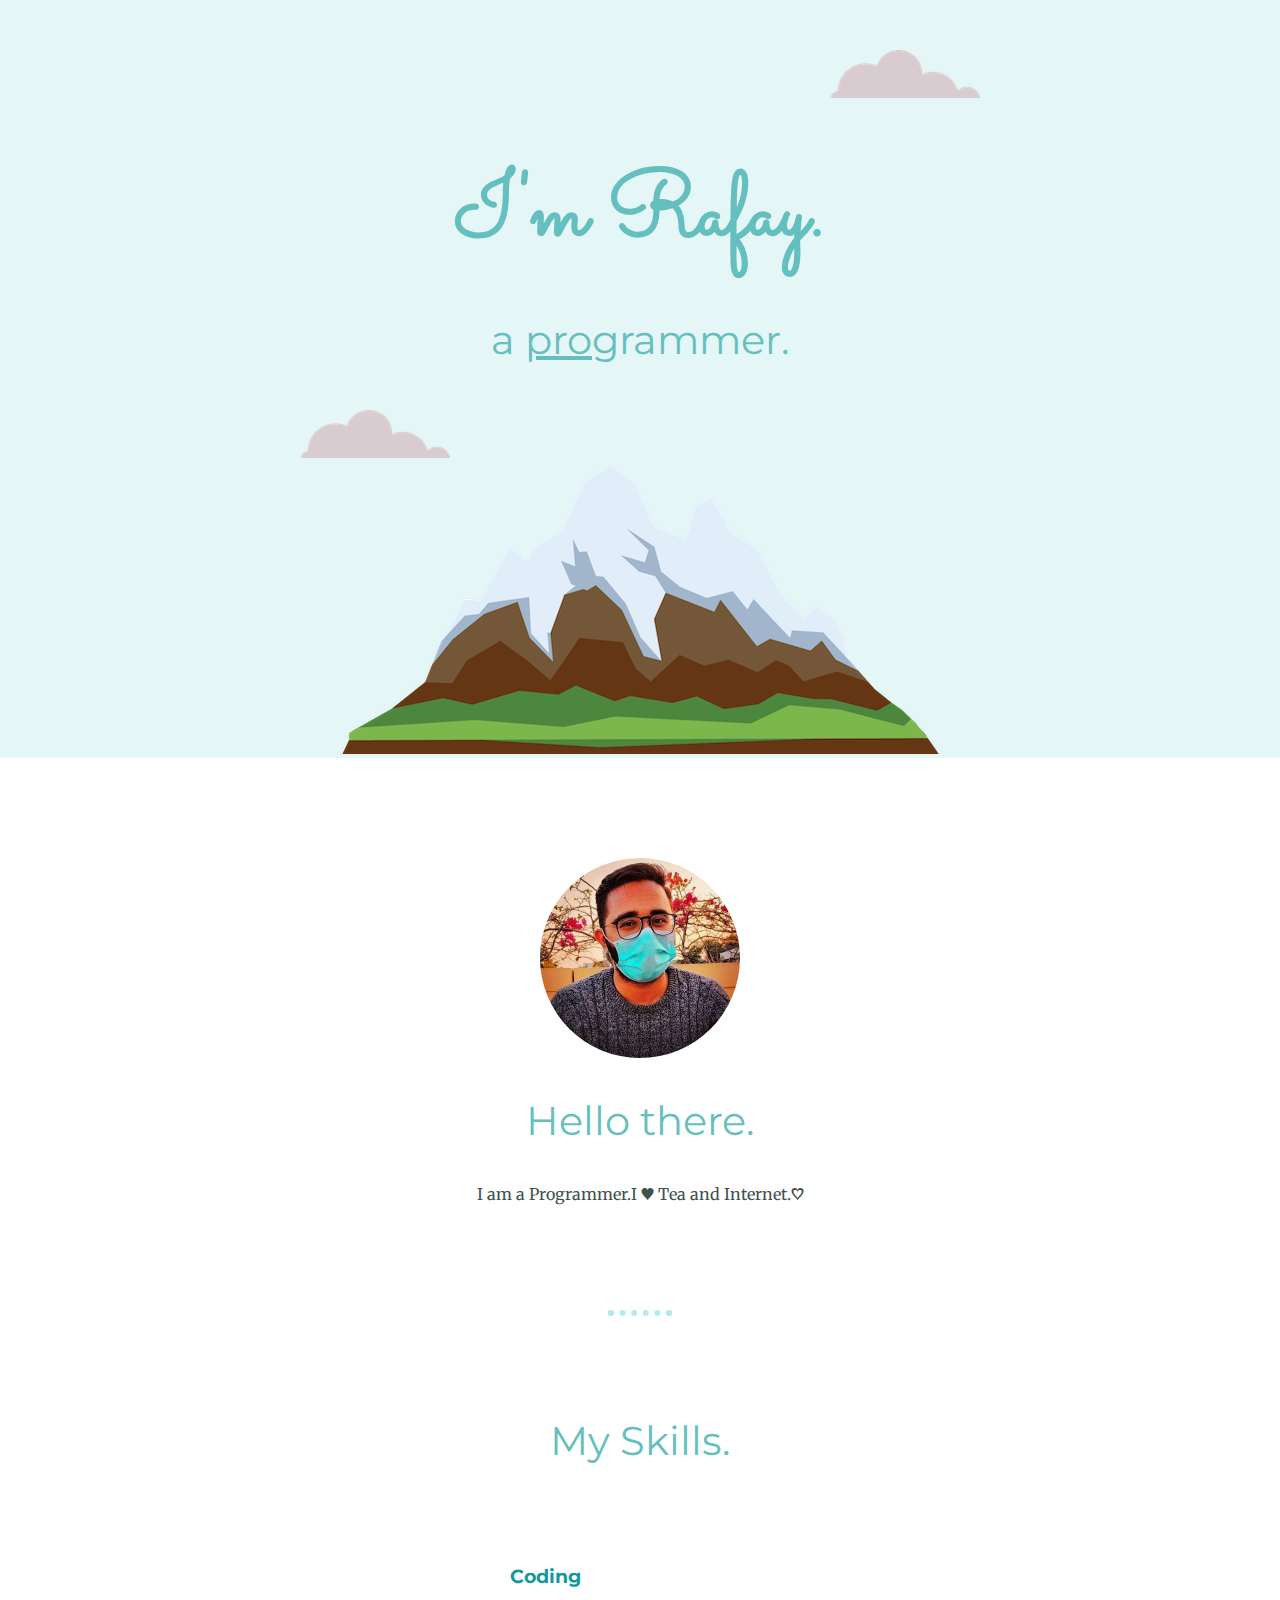
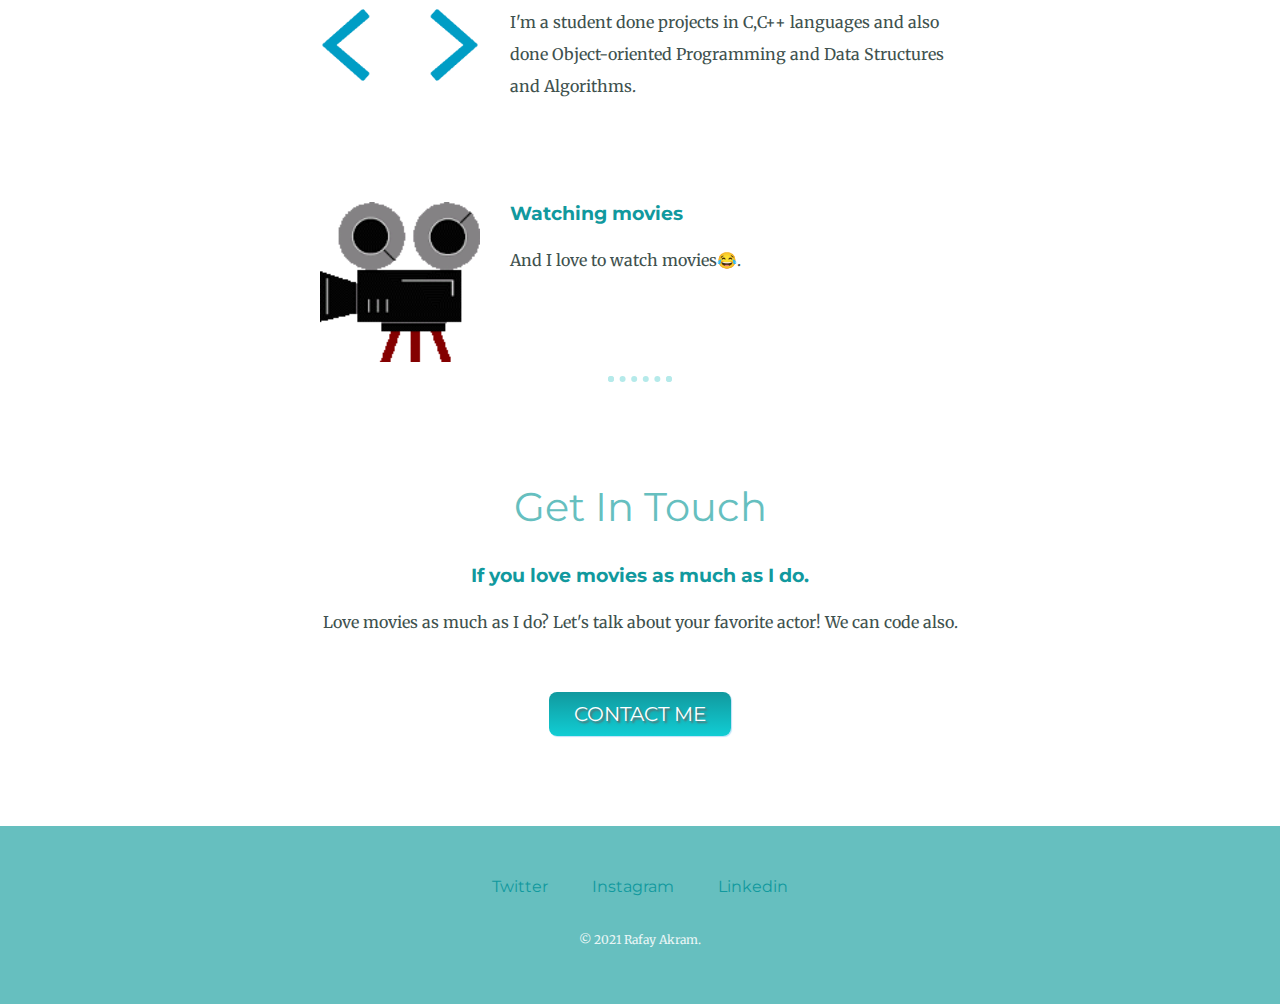
<file: index.html>
<!DOCTYPE html>
  <html lang="en" dir="ltr">
    <head>

      <meta charset="utf-8">
      <title>Rafay Akram</title>
      <link rel="stylesheet" href="css/styles.css">
      <link rel="icon" href="favicon.ico">
      <link href="https://fonts.googleapis.com/css2?family=Merriweather:ital@1&family=Montserrat&family=Sacramento&display=swap" rel="stylesheet">
    </head>
    <body>
      <div class="top-container">
          <img class="top-cloud" src="images/cloud.png" alt="cloud-img">
          <h1>I'm Rafay.</h1>
          <h2>a <span class="pro">pro</span>grammer.</h2>
          <img class="bottom-cloud" src="images/cloud.png" alt="cloud-img">
          <img src="images/mountain.png" alt="mountain-img">
      </div>

        <div class="middle-container">
          <div class="profile">
            <img  class="profilePicture" src="images/rafay.png" alt="Rafay Profile Picture">
            <h2>Hello there.</h2>
            <p>I am a Programmer.I ♥ Tea and Internet.♡</p>
          </div>
          <hr>
          <div class="skills">
            <h2>My Skills.</h2>
            <div class="skill-row">
              <img class="coding-img" src="images/giphy.gif" alt="coding picture">
              <h3>Coding</h3>
              <p>I'm a student done projects in C,C++ languages and also done Object-oriented Programming and Data Structures and Algorithms.</p>
            </div>
            <div class="skill-row">
              <img class="movie-img" src="images/movies.gif" alt="movies">
              <h3>Watching movies</h3>
              <p>And I love to watch movies😂.</p>
            </div>
          </div>
          <hr>
          <div class="contact-me">
            <h2>Get In Touch</h2>
            <h3>If you love movies as much as I do.</h3>
            <p class="contact-message">Love movies as much as I do? Let's talk about your favorite actor! We can code also.</p>
            <a class="btn" href="mailto:arafay@ymail.com">CONTACT ME</a>
          </div>
        </div>


        <div class="bottom-container">
          <a class="footer-link" href="https://twitter.com/rafayakram6">Twitter</a>
          <a class="footer-link" href="https://www.instagram.com/abdulrafayshaikh/">Instagram</a>
          <a class="footer-link" href="https://pk.linkedin.com/in/rafay-akram-179467217?trk=people-guest_people_search-card">Linkedin</a>
          <p class="copyright">© 2021 Rafay Akram.</p>
        </div>

    </body>
  </html>
</file>
<file: css/styles.css>
body{
  color: #40514E;
  margin: 0;
  text-align: center;
  font-family: 'Merriweather', serif;

}

h1{
  color: #66BFBF;
  font-size: 5.625rem;
  margin:  50px auto 0 auto;
  font-family: 'Sacramento', cursive;
}

h2{
  color: #66BFBF;
  font-size: 2.5rem;
  font-family: 'Montserrat', sans-serif;
  font-weight: normal;
}
h3{

  color: #11999E;
  font-family: 'Montserrat', sans-serif;
}

hr{
  border: dotted #EAF6F6 6px;
  border-bottom: none;
  width: 4%;
  margin: 100px auto;
  border-color: #B5EAEA;
}

p{
  line-height: 2;
}

a{
  color: #11999E;
  font-family: 'Montserrat', sans-serif;
  margin: 10px 20px;
  text-decoration: none;
}

a:hover{
  color: #EAF6F6;
}

.pro{
  text-decoration: underline;
}


.top-container{
  background-color: #E4F6F6;
  position: relative;
  padding-top: 100px;
}

.middle-container{
  padding: 100px 0;
}

.bottom-container{
  background-color: #66BFBF;
  padding: 50px 0 20px;
}

.bottom-cloud{
  position: absolute;
  left: 300px;
  bottom: 300px;

}

.top-cloud{
  position: absolute;
  right: 300px;
  top: 50px;
}

.profilePicture{
  height: 200px;
  border-radius: 50%;
}

.skill-row{
  width: 50%;
  margin: 100px auto 100px auto;
  text-align: left;
}

.coding-img{
  width: 25%;
  float: left;
  margin-right: 30px;
}

.movie-img{
  width: 25%;
  float: left;
  margin-right: 30px;
}

.contact-message{
  margin-bottom: 5%;
}

.copyright{
  color: #EAF6F6;
  font-size: 0.75rem;
  padding: 20px 0;
}


.btn{
  font-family: 'Montserrat', sans-serif;
  color: #FFFFFF;
  font-size: 20px;
  text-shadow: 2px 2px 2px #666666;
  box-shadow: 1px 1px 1px #BEE2F9;
  padding: 10px 25px;
  border-radius: 8px;
  border: 0 solid #1F628D;
  background: #11CDD4;
  background: linear-gradient(to top, #11CDD4, #11999E);
}
.btn:hover {
  color: #FFFFFF;
  background: #30E3CB;
  background: linear-gradient(to top, #30E3CB, #2BC4AD);
}
</file>
